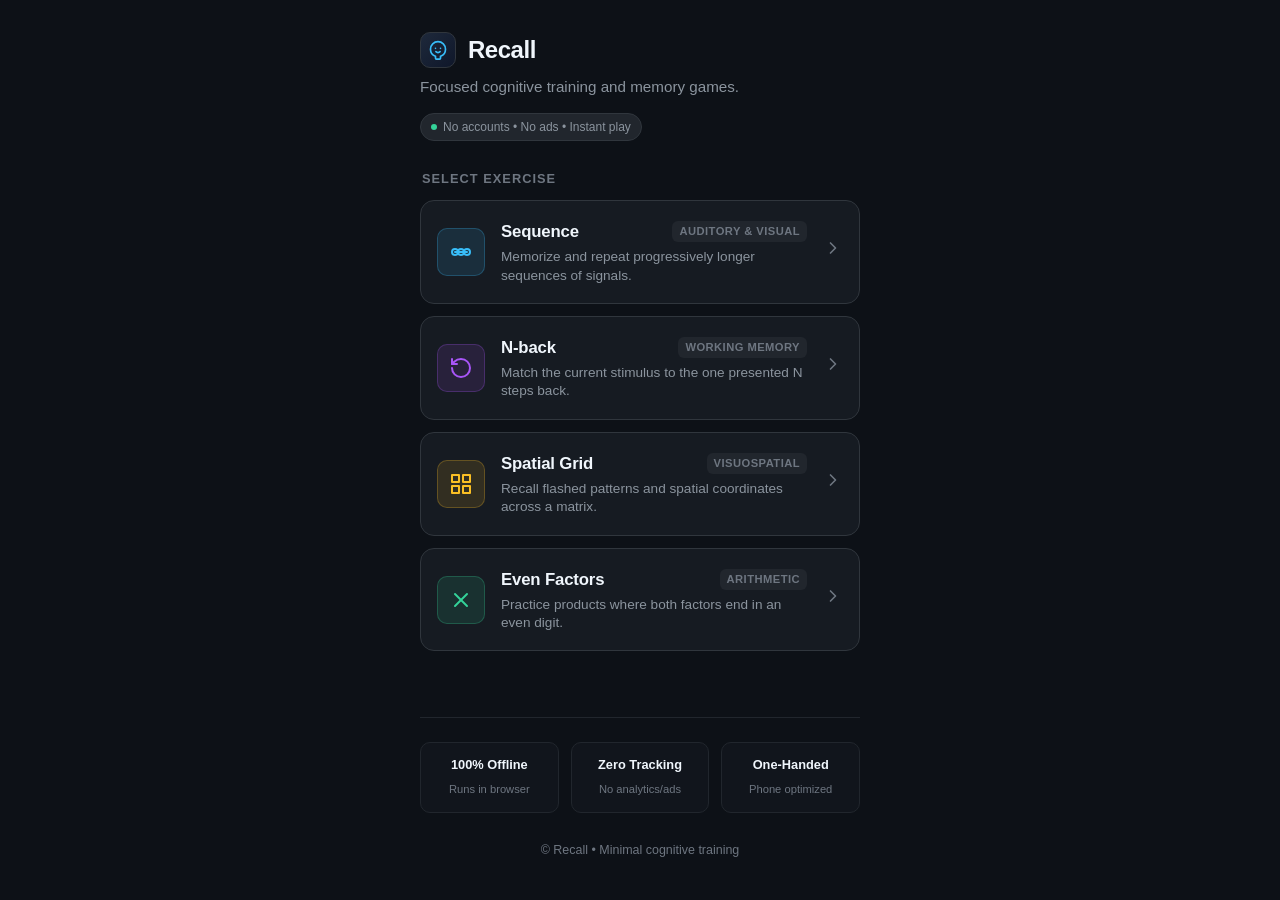
<file: index.html>
<!DOCTYPE html>
<html lang="en">
<head>
  <meta charset="UTF-8">
  <meta name="viewport" content="width=device-width, initial-scale=1.0, maximum-scale=1.0, user-scalable=no">
  <meta name="theme-color" content="#0d1117">
  <meta name="description" content="Recall - Adult memory training and cognitive games. Sequence, N-back, Spatial grid, and Even Factors. Zero ads, zero tracking, instant play.">
  <title>Recall | Memory Games</title>
  <link rel="stylesheet" href="./style.css">
  <link rel="icon" href="data:image/svg+xml,<svg xmlns=%22http://www.w3.org/2000/svg%22 viewBox=%220 0 100 100%22><text y=%22.9em%22 font-size=%2290%22>🧠</text></svg>">
</head>
<body>
  <div class="container">
    <header>
      <div class="brand">
        <div class="logo-badge" aria-hidden="true">
          <svg width="20" height="20" viewBox="0 0 24 24" fill="none" stroke="currentColor" stroke-width="2" stroke-linecap="round" stroke-linejoin="round">
            <path d="M12 2a9 9 0 0 0-9 9c0 3.6 2.1 6.7 5.2 8.2l.8.4v2.4a1 1 0 0 0 1 1h4a1 1 0 0 0 1-1v-2.4l.8-.4c3.1-1.5 5.2-4.6 5.2-8.2a9 9 0 0 0-9-9z"/>
            <path d="M9 10h.01"/>
            <path d="M15 10h.01"/>
            <path d="M9.5 14a3.5 3.5 0 0 0 5 0"/>
          </svg>
        </div>
        <h1 class="brand-name">Recall</h1>
      </div>
      <p class="tagline">Focused cognitive training and memory games.</p>
      <div class="privacy-pill">
        <span class="privacy-dot" aria-hidden="true"></span>
        <span>No accounts &bull; No ads &bull; Instant play</span>
      </div>
    </header>

    <main>
      <h2 class="section-title">Select Exercise</h2>
      <div class="game-list" role="list">
        
        <!-- Game 1: Sequence -->
        <a href="./sequence/" class="game-card" role="listitem">
          <div class="game-icon sequence" aria-hidden="true">
            <svg width="24" height="24" viewBox="0 0 24 24" fill="none" stroke="currentColor" stroke-width="2" stroke-linecap="round" stroke-linejoin="round">
              <circle cx="6" cy="12" r="3"/>
              <circle cx="12" cy="12" r="3"/>
              <circle cx="18" cy="12" r="3"/>
              <path d="M6 12h12"/>
            </svg>
          </div>
          <div class="game-info">
            <div class="game-title-row">
              <span class="game-title">Sequence</span>
              <span class="game-tag">Auditory &amp; Visual</span>
            </div>
            <p class="game-desc">Memorize and repeat progressively longer sequences of signals.</p>
          </div>
          <div class="chevron" aria-hidden="true">
            <svg width="20" height="20" viewBox="0 0 24 24" fill="none" stroke="currentColor" stroke-width="2" stroke-linecap="round" stroke-linejoin="round">
              <polyline points="9 18 15 12 9 6"/>
            </svg>
          </div>
        </a>

        <!-- Game 2: N-back -->
        <a href="./n-back/" class="game-card" role="listitem">
          <div class="game-icon n-back" aria-hidden="true">
            <svg width="24" height="24" viewBox="0 0 24 24" fill="none" stroke="currentColor" stroke-width="2" stroke-linecap="round" stroke-linejoin="round">
              <path d="M3 12a9 9 0 1 0 9-9 9.75 9.75 0 0 0-6.74 2.74L3 8"/>
              <path d="M3 3v5h5"/>
            </svg>
          </div>
          <div class="game-info">
            <div class="game-title-row">
              <span class="game-title">N-back</span>
              <span class="game-tag">Working Memory</span>
            </div>
            <p class="game-desc">Match the current stimulus to the one presented N steps back.</p>
          </div>
          <div class="chevron" aria-hidden="true">
            <svg width="20" height="20" viewBox="0 0 24 24" fill="none" stroke="currentColor" stroke-width="2" stroke-linecap="round" stroke-linejoin="round">
              <polyline points="9 18 15 12 9 6"/>
            </svg>
          </div>
        </a>

        <!-- Game 3: Spatial Grid -->
        <a href="./grid/" class="game-card" role="listitem">
          <div class="game-icon grid" aria-hidden="true">
            <svg width="24" height="24" viewBox="0 0 24 24" fill="none" stroke="currentColor" stroke-width="2" stroke-linecap="round" stroke-linejoin="round">
              <rect x="3" y="3" width="7" height="7"/>
              <rect x="14" y="3" width="7" height="7"/>
              <rect x="14" y="14" width="7" height="7"/>
              <rect x="3" y="14" width="7" height="7"/>
            </svg>
          </div>
          <div class="game-info">
            <div class="game-title-row">
              <span class="game-title">Spatial Grid</span>
              <span class="game-tag">Visuospatial</span>
            </div>
            <p class="game-desc">Recall flashed patterns and spatial coordinates across a matrix.</p>
          </div>
          <div class="chevron" aria-hidden="true">
            <svg width="20" height="20" viewBox="0 0 24 24" fill="none" stroke="currentColor" stroke-width="2" stroke-linecap="round" stroke-linejoin="round">
              <polyline points="9 18 15 12 9 6"/>
            </svg>
          </div>
        </a>

        <!-- Game 4: Even Factors -->
        <a href="./even-factors/" class="game-card" role="listitem">
          <div class="game-icon even-factors" aria-hidden="true">
            <svg width="24" height="24" viewBox="0 0 24 24" fill="none" stroke="currentColor" stroke-width="2" stroke-linecap="round" stroke-linejoin="round">
              <line x1="18" y1="6" x2="6" y2="18"/>
              <line x1="6" y1="6" x2="18" y2="18"/>
            </svg>
          </div>
          <div class="game-info">
            <div class="game-title-row">
              <span class="game-title">Even Factors</span>
              <span class="game-tag">Arithmetic</span>
            </div>
            <p class="game-desc">Practice products where both factors end in an even digit.</p>
          </div>
          <div class="chevron" aria-hidden="true">
            <svg width="20" height="20" viewBox="0 0 24 24" fill="none" stroke="currentColor" stroke-width="2" stroke-linecap="round" stroke-linejoin="round">
              <polyline points="9 18 15 12 9 6"/>
            </svg>
          </div>
        </a>

      </div>
    </main>

    <div class="principles">
      <div class="principles-grid">
        <div class="principle-item">
          <span class="principle-value">100% Offline</span>
          <span class="principle-label">Runs in browser</span>
        </div>
        <div class="principle-item">
          <span class="principle-value">Zero Tracking</span>
          <span class="principle-label">No analytics/ads</span>
        </div>
        <div class="principle-item">
          <span class="principle-value">One-Handed</span>
          <span class="principle-label">Phone optimized</span>
        </div>
      </div>
    </div>

    <footer>
      <p>&copy; Recall &bull; Minimal cognitive training</p>
    </footer>
  </div>
</body>
</html>
</file>
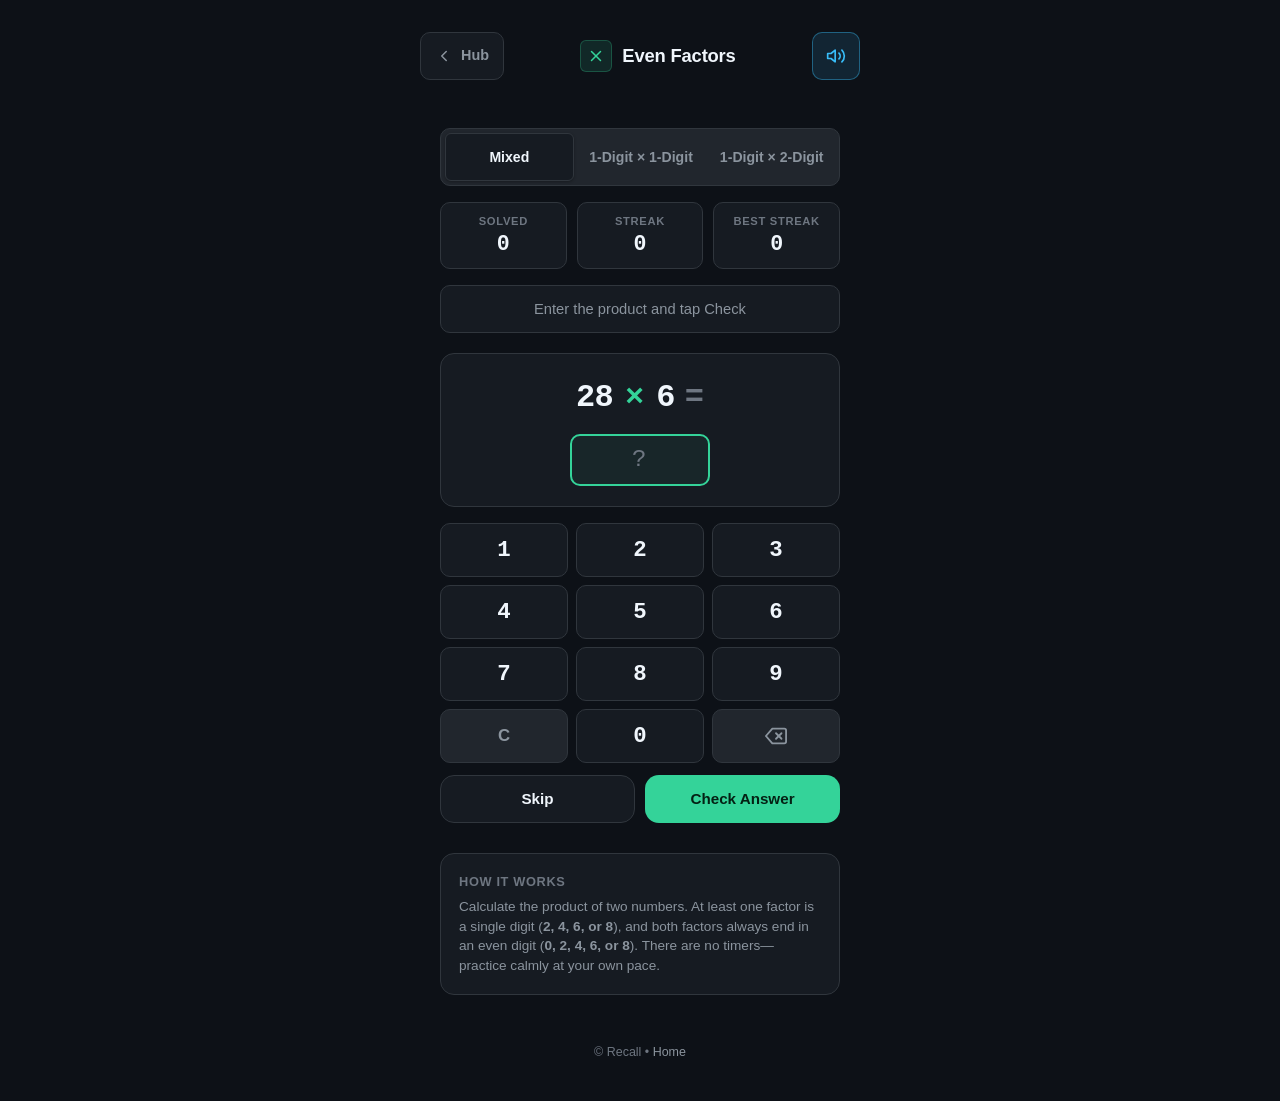
<file: even-factors/index.html>
<!DOCTYPE html>
<html lang="en">
<head>
  <meta charset="UTF-8">
  <meta name="viewport" content="width=device-width, initial-scale=1.0, maximum-scale=1.0, user-scalable=no">
  <meta name="theme-color" content="#0d1117">
  <meta name="description" content="Even Factors - Calm arithmetic multiplication practice on Recall. Clean, fast, zero distractions.">
  <title>Even Factors | Recall</title>
  <link rel="stylesheet" href="../style.css">
  <link rel="icon" href="data:image/svg+xml,<svg xmlns=%22http://www.w3.org/2000/svg%22 viewBox=%220 0 100 100%22><text y=%22.9em%22 font-size=%2290%22>🧠</text></svg>">
</head>
<body>
  <div class="container">
    <header>
      <nav class="game-nav">
        <a href="../" class="nav-back-link" aria-label="Back to Recall Hub">
          <svg width="18" height="18" viewBox="0 0 24 24" fill="none" stroke="currentColor" stroke-width="2" stroke-linecap="round" stroke-linejoin="round" aria-hidden="true">
            <polyline points="15 18 9 12 15 6"/>
          </svg>
          <span>Hub</span>
        </a>

        <div class="nav-title-group">
          <div class="nav-game-badge even-factors" aria-hidden="true">
            <svg width="18" height="18" viewBox="0 0 24 24" fill="none" stroke="currentColor" stroke-width="2" stroke-linecap="round" stroke-linejoin="round">
              <line x1="18" y1="6" x2="6" y2="18"/>
              <line x1="6" y1="6" x2="18" y2="18"/>
            </svg>
          </div>
          <h1 class="nav-game-name">Even Factors</h1>
        </div>

        <button id="sound-toggle" class="icon-btn active" aria-label="Toggle Sound" title="Toggle Sound">
          <svg id="sound-icon-on" width="20" height="20" viewBox="0 0 24 24" fill="none" stroke="currentColor" stroke-width="2" stroke-linecap="round" stroke-linejoin="round" aria-hidden="true">
            <polygon points="11 5 6 9 2 9 2 15 6 15 11 19 11 5"/>
            <path d="M15.54 8.46a5 5 0 0 1 0 7.07"/>
            <path d="M19.07 4.93a10 10 0 0 1 0 14.14"/>
          </svg>
          <svg id="sound-icon-off" width="20" height="20" viewBox="0 0 24 24" fill="none" stroke="currentColor" stroke-width="2" stroke-linecap="round" stroke-linejoin="round" style="display: none;" aria-hidden="true">
            <polygon points="11 5 6 9 2 9 2 15 6 15 11 19 11 5"/>
            <line x1="23" y1="9" x2="17" y2="15"/>
            <line x1="17" y1="9" x2="23" y2="15"/>
          </svg>
        </button>
      </nav>
    </header>

    <main class="even-factors-container">
      <!-- Mode Selector -->
      <div class="segmented-control" role="tablist" aria-label="Difficulty Mode">
        <button class="segmented-btn active" id="btn-mode-mixed" role="tab" aria-selected="true" data-mode="mixed">
          Mixed
        </button>
        <button class="segmented-btn" id="btn-mode-1x1" role="tab" aria-selected="false" data-mode="1x1">
          1-Digit &times; 1-Digit
        </button>
        <button class="segmented-btn" id="btn-mode-1x2" role="tab" aria-selected="false" data-mode="1x2">
          1-Digit &times; 2-Digit
        </button>
      </div>

      <!-- Stats Bar -->
      <div class="stats-bar">
        <div class="stat-card">
          <span class="stat-label">Solved</span>
          <span class="stat-value" id="solved-count">0</span>
        </div>
        <div class="stat-card">
          <span class="stat-label">Streak</span>
          <span class="stat-value" id="current-streak">0</span>
        </div>
        <div class="stat-card">
          <span class="stat-label">Best Streak</span>
          <span class="stat-value" id="best-streak">0</span>
        </div>
      </div>

      <!-- Status Banner -->
      <div class="status-banner" id="status-banner" aria-live="polite">
        Enter the product and tap Check
      </div>

      <!-- Problem Card -->
      <div class="problem-card" id="problem-card">
        <div class="problem-equation">
          <span class="problem-factor" id="factor-a">--</span>
          <span class="problem-op">&times;</span>
          <span class="problem-factor" id="factor-b">--</span>
          <span class="problem-equals">=</span>
        </div>
        <div class="answer-display-wrapper">
          <div class="answer-display focused" id="answer-display" role="textbox" aria-label="Current Answer Input" tabindex="0">
            <span class="answer-placeholder">?</span>
          </div>
        </div>
      </div>

      <!-- Phone-first Number Pad -->
      <div class="numpad-grid" role="group" aria-label="Numeric Keypad">
        <button class="numpad-key" data-key="1" aria-label="1">1</button>
        <button class="numpad-key" data-key="2" aria-label="2">2</button>
        <button class="numpad-key" data-key="3" aria-label="3">3</button>

        <button class="numpad-key" data-key="4" aria-label="4">4</button>
        <button class="numpad-key" data-key="5" aria-label="5">5</button>
        <button class="numpad-key" data-key="6" aria-label="6">6</button>

        <button class="numpad-key" data-key="7" aria-label="7">7</button>
        <button class="numpad-key" data-key="8" aria-label="8">8</button>
        <button class="numpad-key" data-key="9" aria-label="9">9</button>

        <button class="numpad-key key-action" id="key-clear" data-action="clear" aria-label="Clear input">C</button>
        <button class="numpad-key" data-key="0" aria-label="0">0</button>
        <button class="numpad-key key-action" id="key-backspace" data-action="backspace" aria-label="Backspace">
          <svg width="22" height="22" viewBox="0 0 24 24" fill="none" stroke="currentColor" stroke-width="2" stroke-linecap="round" stroke-linejoin="round" aria-hidden="true">
            <path d="M21 4H8l-7 8 7 8h13a2 2 0 0 0 2-2V6a2 2 0 0 0-2-2z"/>
            <line x1="18" y1="9" x2="12" y2="15"/>
            <line x1="12" y1="9" x2="18" y2="15"/>
          </svg>
        </button>
      </div>

      <!-- Action Row -->
      <div class="even-factors-actions">
        <button id="btn-skip" class="btn btn-secondary">Skip</button>
        <button id="btn-check" class="btn btn-emerald">Check Answer</button>
      </div>

      <!-- Rules Explanation -->
      <div class="rules-card">
        <div class="rules-title">How It Works</div>
        <p class="rules-body">
          Calculate the product of two numbers. At least one factor is a single digit (<strong>2, 4, 6, or 8</strong>), and both factors always end in an even digit (<strong>0, 2, 4, 6, or 8</strong>). There are no timers—practice calmly at your own pace.
        </p>
      </div>
    </main>

    <footer>
      <p>&copy; Recall &bull; <a href="../">Home</a></p>
    </footer>
  </div>

  <script src="game.js"></script>
</body>
</html>
</file>
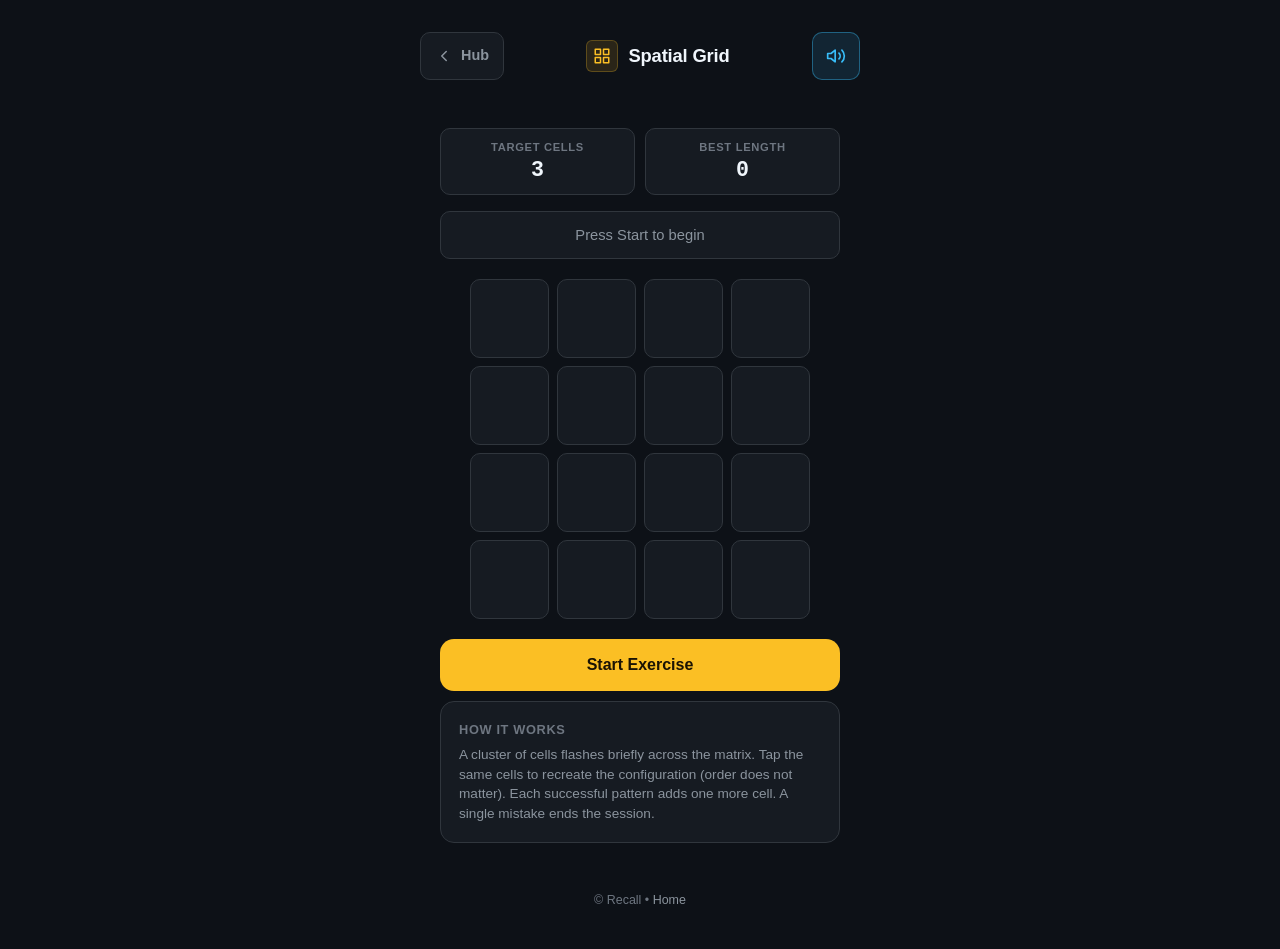
<file: grid/index.html>
<!DOCTYPE html>
<html lang="en">
<head>
  <meta charset="UTF-8">
  <meta name="viewport" content="width=device-width, initial-scale=1.0, maximum-scale=1.0, user-scalable=no">
  <meta name="theme-color" content="#0d1117">
  <meta name="description" content="Spatial Grid - Visuospatial matrix pattern memory training on Recall. Clean, fast, zero distractions.">
  <title>Spatial Grid | Recall</title>
  <link rel="stylesheet" href="../style.css">
  <link rel="icon" href="data:image/svg+xml,<svg xmlns=%22http://www.w3.org/2000/svg%22 viewBox=%220 0 100 100%22><text y=%22.9em%22 font-size=%2290%22>🧠</text></svg>">
</head>
<body>
  <div class="container">
    <header>
      <nav class="game-nav">
        <a href="../" class="nav-back-link" aria-label="Back to Recall Hub">
          <svg width="18" height="18" viewBox="0 0 24 24" fill="none" stroke="currentColor" stroke-width="2" stroke-linecap="round" stroke-linejoin="round" aria-hidden="true">
            <polyline points="15 18 9 12 15 6"/>
          </svg>
          <span>Hub</span>
        </a>

        <div class="nav-title-group">
          <div class="nav-game-badge grid" aria-hidden="true">
            <svg width="18" height="18" viewBox="0 0 24 24" fill="none" stroke="currentColor" stroke-width="2" stroke-linecap="round" stroke-linejoin="round">
              <rect x="3" y="3" width="7" height="7"/>
              <rect x="14" y="3" width="7" height="7"/>
              <rect x="14" y="14" width="7" height="7"/>
              <rect x="3" y="14" width="7" height="7"/>
            </svg>
          </div>
          <h1 class="nav-game-name">Spatial Grid</h1>
        </div>

        <button id="sound-toggle" class="icon-btn active" aria-label="Toggle Sound" title="Toggle Sound">
          <svg id="sound-icon-on" width="20" height="20" viewBox="0 0 24 24" fill="none" stroke="currentColor" stroke-width="2" stroke-linecap="round" stroke-linejoin="round" aria-hidden="true">
            <polygon points="11 5 6 9 2 9 2 15 6 15 11 19 11 5"/>
            <path d="M15.54 8.46a5 5 0 0 1 0 7.07"/>
            <path d="M19.07 4.93a10 10 0 0 1 0 14.14"/>
          </svg>
          <svg id="sound-icon-off" width="20" height="20" viewBox="0 0 24 24" fill="none" stroke="currentColor" stroke-width="2" stroke-linecap="round" stroke-linejoin="round" style="display: none;" aria-hidden="true">
            <polygon points="11 5 6 9 2 9 2 15 6 15 11 19 11 5"/>
            <line x1="23" y1="9" x2="17" y2="15"/>
            <line x1="17" y1="9" x2="23" y2="15"/>
          </svg>
        </button>
      </nav>
    </header>

    <main class="grid-game-container">
      <div class="stats-bar">
        <div class="stat-card">
          <span class="stat-label">Target Cells</span>
          <span class="stat-value" id="current-cells">3</span>
        </div>
        <div class="stat-card">
          <span class="stat-label">Best Length</span>
          <span class="stat-value" id="best-cells">0</span>
        </div>
      </div>

      <div class="status-banner" id="status-banner" aria-live="polite">
        Press Start to begin
      </div>

      <!-- 4x4 Grid Board -->
      <div class="spatial-board" id="board" role="region" aria-label="4 by 4 Spatial Grid">
        <button class="grid-cell disabled" data-index="0" aria-label="Cell 1"></button>
        <button class="grid-cell disabled" data-index="1" aria-label="Cell 2"></button>
        <button class="grid-cell disabled" data-index="2" aria-label="Cell 3"></button>
        <button class="grid-cell disabled" data-index="3" aria-label="Cell 4"></button>
        <button class="grid-cell disabled" data-index="4" aria-label="Cell 5"></button>
        <button class="grid-cell disabled" data-index="5" aria-label="Cell 6"></button>
        <button class="grid-cell disabled" data-index="6" aria-label="Cell 7"></button>
        <button class="grid-cell disabled" data-index="7" aria-label="Cell 8"></button>
        <button class="grid-cell disabled" data-index="8" aria-label="Cell 9"></button>
        <button class="grid-cell disabled" data-index="9" aria-label="Cell 10"></button>
        <button class="grid-cell disabled" data-index="10" aria-label="Cell 11"></button>
        <button class="grid-cell disabled" data-index="11" aria-label="Cell 12"></button>
        <button class="grid-cell disabled" data-index="12" aria-label="Cell 13"></button>
        <button class="grid-cell disabled" data-index="13" aria-label="Cell 14"></button>
        <button class="grid-cell disabled" data-index="14" aria-label="Cell 15"></button>
        <button class="grid-cell disabled" data-index="15" aria-label="Cell 16"></button>
      </div>

      <div id="action-area">
        <button id="start-btn" class="btn btn-amber">Start Exercise</button>
      </div>

      <!-- Summary Card -->
      <div id="summary-card" class="summary-card" style="display: none;">
        <h2 class="summary-title" id="summary-title">Exercise Ended</h2>
        <p class="summary-subtitle" id="summary-subtitle">Here is your visuospatial performance summary:</p>
        <div class="summary-grid">
          <div class="summary-item">
            <div class="summary-item-label">Max Cells Reached</div>
            <div class="summary-item-val" id="summary-score">0</div>
          </div>
          <div class="summary-item">
            <div class="summary-item-label">Personal Best</div>
            <div class="summary-item-val" id="summary-best">0</div>
          </div>
        </div>
        <button id="restart-btn" class="btn btn-amber">Play Again</button>
      </div>

      <div class="rules-card">
        <div class="rules-title">How It Works</div>
        <p class="rules-body">
          A cluster of cells flashes briefly across the matrix. Tap the same cells to recreate the configuration (order does not matter). Each successful pattern adds one more cell. A single mistake ends the session.
        </p>
      </div>
    </main>

    <footer>
      <p>&copy; Recall &bull; <a href="../">Home</a></p>
    </footer>
  </div>

  <script src="game.js"></script>
</body>
</html>
</file>
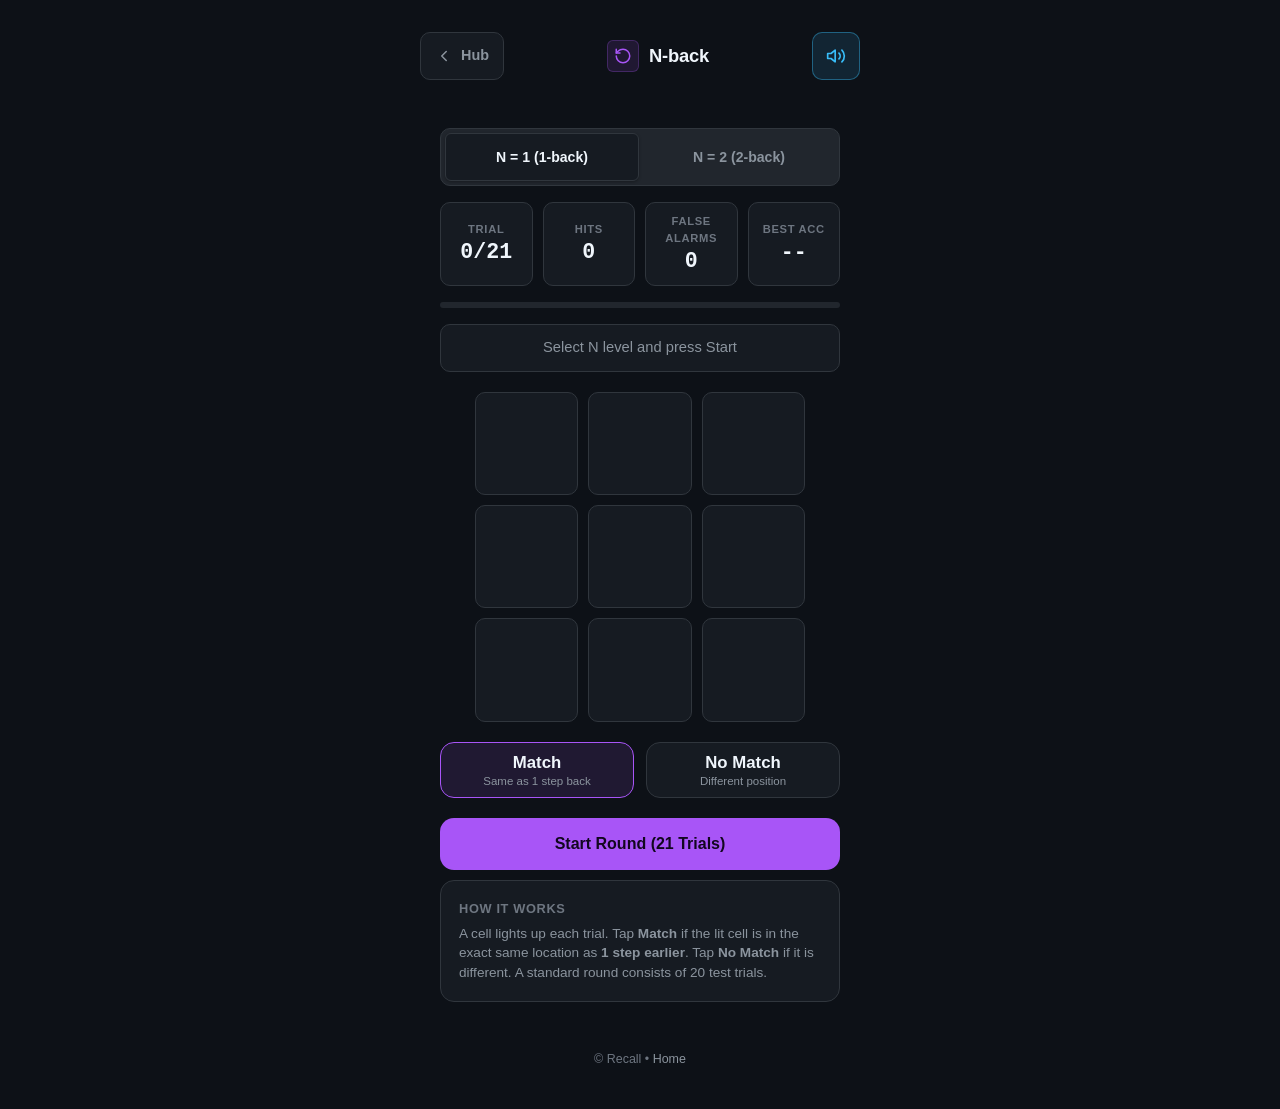
<file: n-back/index.html>
<!DOCTYPE html>
<html lang="en">
<head>
  <meta charset="UTF-8">
  <meta name="viewport" content="width=device-width, initial-scale=1.0, maximum-scale=1.0, user-scalable=no">
  <meta name="theme-color" content="#0d1117">
  <meta name="description" content="N-back - Working memory training on Recall. Clean, fast, zero distractions.">
  <title>N-back | Recall</title>
  <link rel="stylesheet" href="../style.css">
  <link rel="icon" href="data:image/svg+xml,<svg xmlns=%22http://www.w3.org/2000/svg%22 viewBox=%220 0 100 100%22><text y=%22.9em%22 font-size=%2290%22>🧠</text></svg>">
</head>
<body>
  <div class="container">
    <header>
      <nav class="game-nav">
        <a href="../" class="nav-back-link" aria-label="Back to Recall Hub">
          <svg width="18" height="18" viewBox="0 0 24 24" fill="none" stroke="currentColor" stroke-width="2" stroke-linecap="round" stroke-linejoin="round" aria-hidden="true">
            <polyline points="15 18 9 12 15 6"/>
          </svg>
          <span>Hub</span>
        </a>

        <div class="nav-title-group">
          <div class="nav-game-badge n-back" aria-hidden="true">
            <svg width="18" height="18" viewBox="0 0 24 24" fill="none" stroke="currentColor" stroke-width="2" stroke-linecap="round" stroke-linejoin="round">
              <path d="M3 12a9 9 0 1 0 9-9 9.75 9.75 0 0 0-6.74 2.74L3 8"/>
              <path d="M3 3v5h5"/>
            </svg>
          </div>
          <h1 class="nav-game-name">N-back</h1>
        </div>

        <button id="sound-toggle" class="icon-btn active" aria-label="Toggle Sound" title="Toggle Sound">
          <svg id="sound-icon-on" width="20" height="20" viewBox="0 0 24 24" fill="none" stroke="currentColor" stroke-width="2" stroke-linecap="round" stroke-linejoin="round" aria-hidden="true">
            <polygon points="11 5 6 9 2 9 2 15 6 15 11 19 11 5"/>
            <path d="M15.54 8.46a5 5 0 0 1 0 7.07"/>
            <path d="M19.07 4.93a10 10 0 0 1 0 14.14"/>
          </svg>
          <svg id="sound-icon-off" width="20" height="20" viewBox="0 0 24 24" fill="none" stroke="currentColor" stroke-width="2" stroke-linecap="round" stroke-linejoin="round" style="display: none;" aria-hidden="true">
            <polygon points="11 5 6 9 2 9 2 15 6 15 11 19 11 5"/>
            <line x1="23" y1="9" x2="17" y2="15"/>
            <line x1="17" y1="9" x2="23" y2="15"/>
          </svg>
        </button>
      </nav>
    </header>

    <main class="nback-container">
      <!-- Mode Selector -->
      <div class="segmented-control" role="tablist" aria-label="N-back Level">
        <button class="segmented-btn active" id="btn-n1" role="tab" aria-selected="true" data-n="1">
          N = 1 (1-back)
        </button>
        <button class="segmented-btn" id="btn-n2" role="tab" aria-selected="false" data-n="2">
          N = 2 (2-back)
        </button>
      </div>

      <!-- Stats -->
      <div class="stats-bar">
        <div class="stat-card">
          <span class="stat-label">Trial</span>
          <span class="stat-value" id="current-trial">0/21</span>
        </div>
        <div class="stat-card">
          <span class="stat-label">Hits</span>
          <span class="stat-value" id="hits-count">0</span>
        </div>
        <div class="stat-card">
          <span class="stat-label">False Alarms</span>
          <span class="stat-value" id="fa-count">0</span>
        </div>
        <div class="stat-card">
          <span class="stat-label">Best Acc</span>
          <span class="stat-value" id="best-accuracy">--</span>
        </div>
      </div>

      <div class="progress-bar-container">
        <div class="progress-bar-fill" id="progress-bar"></div>
      </div>

      <!-- Status Banner -->
      <div class="status-banner" id="status-banner" aria-live="polite">
        Select N level and press Start
      </div>

      <!-- 3x3 Grid Board -->
      <div class="nback-board" id="board" role="region" aria-label="3 by 3 Grid">
        <div class="nback-cell" data-index="0"></div>
        <div class="nback-cell" data-index="1"></div>
        <div class="nback-cell" data-index="2"></div>
        <div class="nback-cell" data-index="3"></div>
        <div class="nback-cell" data-index="4"></div>
        <div class="nback-cell" data-index="5"></div>
        <div class="nback-cell" data-index="6"></div>
        <div class="nback-cell" data-index="7"></div>
        <div class="nback-cell" data-index="8"></div>
      </div>

      <!-- Response Controls (Match / No Match) -->
      <div class="nback-controls" id="decision-controls">
        <button id="btn-match" class="nback-btn-match" disabled>
          <span>Match</span>
          <span class="btn-subtext" id="match-hint">Same as 1 step back</span>
        </button>
        <button id="btn-nomatch" class="nback-btn-nomatch" disabled>
          <span>No Match</span>
          <span class="btn-subtext">Different position</span>
        </button>
      </div>

      <!-- Start Button Area -->
      <div id="action-area">
        <button id="start-btn" class="btn btn-purple">Start Round (21 Trials)</button>
      </div>

      <!-- Round Summary Card -->
      <div id="summary-card" class="summary-card" style="display: none;">
        <h2 class="summary-title" id="summary-title">Round Complete</h2>
        <p class="summary-subtitle" id="summary-subtitle">Here is your working memory performance breakdown:</p>
        <div class="summary-grid">
          <div class="summary-item">
            <div class="summary-item-label">Overall Accuracy</div>
            <div class="summary-item-val" id="summary-accuracy">0%</div>
          </div>
          <div class="summary-item">
            <div class="summary-item-label">Hits (Correct Matches)</div>
            <div class="summary-item-val" id="summary-hits">0/0</div>
          </div>
          <div class="summary-item">
            <div class="summary-item-label">False Alarms</div>
            <div class="summary-item-val" id="summary-fa">0</div>
          </div>
          <div class="summary-item">
            <div class="summary-item-label">Correct Rejections</div>
            <div class="summary-item-val" id="summary-cr">0/0</div>
          </div>
        </div>
        <button id="restart-btn" class="btn btn-purple">Play Again</button>
      </div>

      <!-- Rules Explanation -->
      <div class="rules-card">
        <div class="rules-title">How It Works</div>
        <p class="rules-body" id="rules-explanation">
          A cell lights up each trial. Tap <strong>Match</strong> if the lit cell is in the exact same location as <strong>1 step earlier</strong>. Tap <strong>No Match</strong> if it is different. A standard round consists of 20 test trials.
        </p>
      </div>
    </main>

    <footer>
      <p>&copy; Recall &bull; <a href="../">Home</a></p>
    </footer>
  </div>

  <script src="game.js"></script>
</body>
</html>
</file>
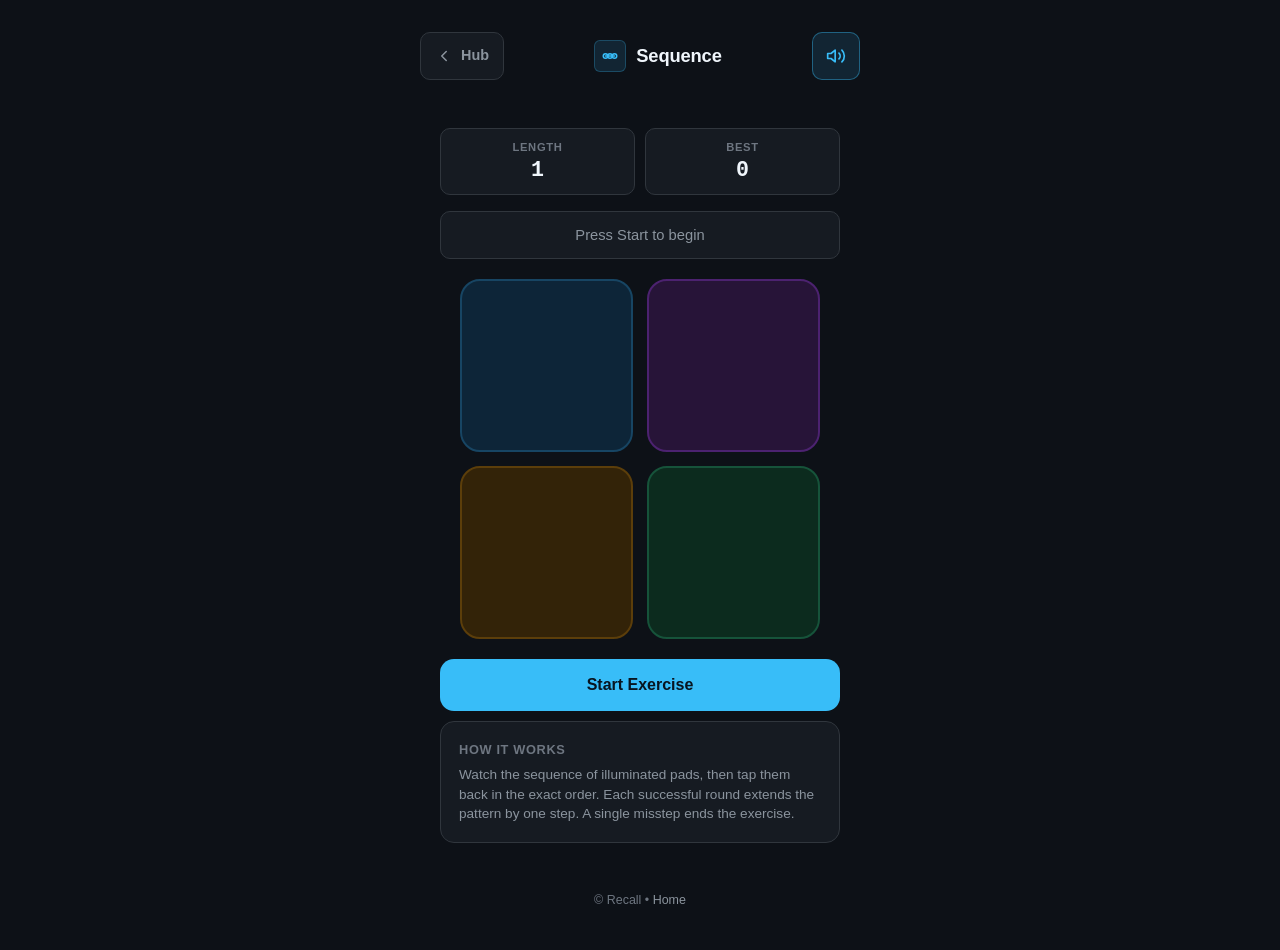
<file: sequence/index.html>
<!DOCTYPE html>
<html lang="en">
<head>
  <meta charset="UTF-8">
  <meta name="viewport" content="width=device-width, initial-scale=1.0, maximum-scale=1.0, user-scalable=no">
  <meta name="theme-color" content="#0d1117">
  <meta name="description" content="Sequence - Simon-style sequential memory training on Recall. Clean, fast, zero distractions.">
  <title>Sequence | Recall</title>
  <link rel="stylesheet" href="../style.css">
  <link rel="icon" href="data:image/svg+xml,<svg xmlns=%22http://www.w3.org/2000/svg%22 viewBox=%220 0 100 100%22><text y=%22.9em%22 font-size=%2290%22>🧠</text></svg>">
</head>
<body>
  <div class="container">
    <header>
      <nav class="game-nav">
        <a href="../" class="nav-back-link" aria-label="Back to Recall Hub">
          <svg width="18" height="18" viewBox="0 0 24 24" fill="none" stroke="currentColor" stroke-width="2" stroke-linecap="round" stroke-linejoin="round" aria-hidden="true">
            <polyline points="15 18 9 12 15 6"/>
          </svg>
          <span>Hub</span>
        </a>

        <div class="nav-title-group">
          <div class="nav-game-badge sequence" aria-hidden="true">
            <svg width="18" height="18" viewBox="0 0 24 24" fill="none" stroke="currentColor" stroke-width="2" stroke-linecap="round" stroke-linejoin="round">
              <circle cx="6" cy="12" r="3"/>
              <circle cx="12" cy="12" r="3"/>
              <circle cx="18" cy="12" r="3"/>
              <path d="M6 12h12"/>
            </svg>
          </div>
          <h1 class="nav-game-name">Sequence</h1>
        </div>

        <button id="sound-toggle" class="icon-btn active" aria-label="Toggle Sound" title="Toggle Sound">
          <svg id="sound-icon-on" width="20" height="20" viewBox="0 0 24 24" fill="none" stroke="currentColor" stroke-width="2" stroke-linecap="round" stroke-linejoin="round" aria-hidden="true">
            <polygon points="11 5 6 9 2 9 2 15 6 15 11 19 11 5"/>
            <path d="M15.54 8.46a5 5 0 0 1 0 7.07"/>
            <path d="M19.07 4.93a10 10 0 0 1 0 14.14"/>
          </svg>
          <svg id="sound-icon-off" width="20" height="20" viewBox="0 0 24 24" fill="none" stroke="currentColor" stroke-width="2" stroke-linecap="round" stroke-linejoin="round" style="display: none;" aria-hidden="true">
            <polygon points="11 5 6 9 2 9 2 15 6 15 11 19 11 5"/>
            <line x1="23" y1="9" x2="17" y2="15"/>
            <line x1="17" y1="9" x2="23" y2="15"/>
          </svg>
        </button>
      </nav>
    </header>

    <main class="sequence-container">
      <div class="stats-bar">
        <div class="stat-card">
          <span class="stat-label">Length</span>
          <span class="stat-value" id="current-length">1</span>
        </div>
        <div class="stat-card">
          <span class="stat-label">Best</span>
          <span class="stat-value" id="best-length">0</span>
        </div>
      </div>

      <div class="status-banner" id="status-banner" aria-live="polite">
        Press Start to begin
      </div>

      <div class="sequence-board" id="board" role="region" aria-label="Sequence Board">
        <button class="pad pad-0 disabled" data-pad="0" aria-label="Cyan Pad (Top-Left)"></button>
        <button class="pad pad-1 disabled" data-pad="1" aria-label="Purple Pad (Top-Right)"></button>
        <button class="pad pad-2 disabled" data-pad="2" aria-label="Amber Pad (Bottom-Left)"></button>
        <button class="pad pad-3 disabled" data-pad="3" aria-label="Emerald Pad (Bottom-Right)"></button>
      </div>

      <div id="action-area">
        <button id="start-btn" class="btn btn-cyan">Start Exercise</button>
      </div>

      <div id="summary-card" class="summary-card" style="display: none;">
        <h2 class="summary-title" id="summary-title">Round Ended</h2>
        <p class="summary-subtitle" id="summary-subtitle">Here is your performance summary:</p>
        <div class="summary-grid">
          <div class="summary-item">
            <div class="summary-item-label">Length Reached</div>
            <div class="summary-item-val" id="summary-score">0</div>
          </div>
          <div class="summary-item">
            <div class="summary-item-label">Personal Best</div>
            <div class="summary-item-val" id="summary-best">0</div>
          </div>
        </div>
        <button id="restart-btn" class="btn btn-cyan">Play Again</button>
      </div>

      <div class="rules-card">
        <div class="rules-title">How It Works</div>
        <p class="rules-body">
          Watch the sequence of illuminated pads, then tap them back in the exact order. Each successful round extends the pattern by one step. A single misstep ends the exercise.
        </p>
      </div>
    </main>

    <footer>
      <p>&copy; Recall &bull; <a href="../">Home</a></p>
    </footer>
  </div>

  <script src="game.js"></script>
</body>
</html>
</file>
<file: style.css>
:root {
  --bg-primary: #0d1117;
  --bg-surface: #161b22;
  --bg-surface-hover: #1f242c;
  --bg-surface-active: #252b35;
  --border-color: #30363d;
  --border-subtle: #21262d;
  --text-primary: #f0f6fc;
  --text-secondary: #8b949e;
  --text-muted: #6e7681;
  --accent-cyan: #38bdf8;
  --accent-cyan-dim: rgba(56, 189, 248, 0.12);
  --accent-purple: #a855f7;
  --accent-purple-dim: rgba(168, 85, 247, 0.12);
  --accent-amber: #fbbf24;
  --accent-amber-dim: rgba(251, 191, 36, 0.12);
  --accent-emerald: #34d399;
  --accent-emerald-dim: rgba(52, 211, 153, 0.12);
  --accent-rose: #f43f5e;
  --accent-rose-dim: rgba(244, 63, 94, 0.15);
  
  --radius-lg: 14px;
  --radius-md: 10px;
  --radius-sm: 6px;

  --font-stack: -apple-system, BlinkMacSystemFont, "Segoe UI", Roboto, "Helvetica Neue", Arial, sans-serif;
  --font-mono: "SF Mono", Monaco, Inconsolata, "Roboto Mono", Consolas, monospace;
}

* {
  box-sizing: border-box;
  margin: 0;
  padding: 0;
  -webkit-tap-highlight-color: transparent;
}

body {
  background-color: var(--bg-primary);
  color: var(--text-primary);
  font-family: var(--font-stack);
  min-height: 100vh;
  min-height: 100dvh;
  display: flex;
  flex-direction: column;
  line-height: 1.5;
  -webkit-font-smoothing: antialiased;
  -moz-osx-font-smoothing: grayscale;
}

.container {
  width: 100%;
  max-width: 480px;
  margin: 0 auto;
  padding: 24px 20px 40px;
  display: flex;
  flex-direction: column;
  flex: 1;
}

/* Header */
header {
  margin-bottom: 28px;
  padding-top: 8px;
}

.brand {
  display: flex;
  align-items: center;
  gap: 12px;
  margin-bottom: 8px;
}

.logo-badge {
  width: 36px;
  height: 36px;
  background: linear-gradient(135deg, #1e293b, #0f172a);
  border: 1px solid var(--border-color);
  border-radius: var(--radius-md);
  display: flex;
  align-items: center;
  justify-content: center;
  color: var(--accent-cyan);
}

.brand-name {
  font-size: 1.5rem;
  font-weight: 700;
  letter-spacing: -0.02em;
  color: var(--text-primary);
}

.tagline {
  font-size: 0.95rem;
  color: var(--text-secondary);
  font-weight: 400;
}

.privacy-pill {
  display: inline-flex;
  align-items: center;
  gap: 6px;
  margin-top: 14px;
  padding: 4px 10px;
  background: var(--border-subtle);
  border: 1px solid var(--border-color);
  border-radius: 999px;
  font-size: 0.75rem;
  color: var(--text-secondary);
  font-weight: 500;
}

.privacy-dot {
  width: 6px;
  height: 6px;
  border-radius: 50%;
  background: var(--accent-emerald);
}

/* Section */
.section-title {
  font-size: 0.8rem;
  text-transform: uppercase;
  letter-spacing: 0.08em;
  color: var(--text-muted);
  font-weight: 600;
  margin-bottom: 12px;
  padding-left: 2px;
}

/* Game List */
.game-list {
  display: flex;
  flex-direction: column;
  gap: 12px;
  margin-bottom: 32px;
}

.game-card {
  display: flex;
  align-items: center;
  gap: 16px;
  background-color: var(--bg-surface);
  border: 1px solid var(--border-color);
  border-radius: var(--radius-lg);
  padding: 18px 16px;
  text-decoration: none;
  color: inherit;
  transition: background-color 0.15s ease, border-color 0.15s ease, transform 0.1s ease;
  min-height: 84px;
}

.game-card:hover {
  background-color: var(--bg-surface-hover);
  border-color: #444c56;
}

.game-card:active {
  background-color: var(--bg-surface-active);
  transform: scale(0.99);
}

.game-icon {
  width: 48px;
  height: 48px;
  border-radius: var(--radius-md);
  display: flex;
  align-items: center;
  justify-content: center;
  flex-shrink: 0;
}

.game-icon.sequence {
  background: var(--accent-cyan-dim);
  color: var(--accent-cyan);
  border: 1px solid rgba(56, 189, 248, 0.25);
}

.game-icon.n-back {
  background: var(--accent-purple-dim);
  color: var(--accent-purple);
  border: 1px solid rgba(168, 85, 247, 0.25);
}

.game-icon.grid {
  background: var(--accent-amber-dim);
  color: var(--accent-amber);
  border: 1px solid rgba(251, 191, 36, 0.25);
}

.game-icon.even-factors {
  background: var(--accent-emerald-dim);
  color: var(--accent-emerald);
  border: 1px solid rgba(52, 211, 153, 0.25);
}

.game-info {
  flex: 1;
  min-width: 0;
}

.game-title-row {
  display: flex;
  align-items: center;
  justify-content: space-between;
  margin-bottom: 4px;
}

.game-title {
  font-size: 1.05rem;
  font-weight: 600;
  color: var(--text-primary);
  letter-spacing: -0.01em;
}

.game-tag {
  font-size: 0.7rem;
  font-weight: 600;
  padding: 2px 7px;
  border-radius: var(--radius-sm);
  background: var(--border-subtle);
  color: var(--text-muted);
  text-transform: uppercase;
  letter-spacing: 0.04em;
}

.game-desc {
  font-size: 0.85rem;
  color: var(--text-secondary);
  line-height: 1.35;
}

.chevron {
  color: var(--text-muted);
  flex-shrink: 0;
  transition: transform 0.15s ease, color 0.15s ease;
}

.game-card:hover .chevron {
  color: var(--text-primary);
  transform: translateX(2px);
}

/* Feature grid / Principles */
.principles {
  margin-top: auto;
  border-top: 1px solid var(--border-subtle);
  padding-top: 24px;
}

.principles-grid {
  display: grid;
  grid-template-columns: repeat(3, 1fr);
  gap: 12px;
  text-align: center;
}

.principle-item {
  padding: 12px 6px;
  background: rgba(22, 27, 34, 0.5);
  border: 1px solid var(--border-subtle);
  border-radius: var(--radius-md);
}

.principle-value {
  font-size: 0.8rem;
  font-weight: 600;
  color: var(--text-primary);
  display: block;
  margin-bottom: 2px;
}

.principle-label {
  font-size: 0.7rem;
  color: var(--text-muted);
}

/* Footer */
footer {
  margin-top: 28px;
  text-align: center;
  font-size: 0.78rem;
  color: var(--text-muted);
}

footer a {
  color: var(--text-secondary);
  text-decoration: none;
}

footer a:hover {
  text-decoration: underline;
  color: var(--text-primary);
}

/* Game Navigation & Top Bar */
.game-nav {
  display: flex;
  align-items: center;
  justify-content: space-between;
  margin-bottom: 20px;
  gap: 12px;
}

.nav-back-link {
  display: inline-flex;
  align-items: center;
  gap: 8px;
  padding: 8px 14px;
  background-color: var(--bg-surface);
  border: 1px solid var(--border-color);
  border-radius: var(--radius-md);
  color: var(--text-secondary);
  font-size: 0.9rem;
  font-weight: 600;
  text-decoration: none;
  min-height: 48px;
  min-width: 48px;
  transition: background-color 0.15s ease, color 0.15s ease, border-color 0.15s ease;
}

.nav-back-link:hover {
  background-color: var(--bg-surface-hover);
  color: var(--text-primary);
  border-color: #444c56;
}

.nav-back-link:active {
  background-color: var(--bg-surface-active);
}

.nav-title-group {
  display: flex;
  align-items: center;
  gap: 10px;
}

.nav-game-badge {
  width: 32px;
  height: 32px;
  border-radius: var(--radius-sm);
  display: flex;
  align-items: center;
  justify-content: center;
  flex-shrink: 0;
}

.nav-game-badge.sequence {
  background: var(--accent-cyan-dim);
  color: var(--accent-cyan);
  border: 1px solid rgba(56, 189, 248, 0.25);
}

.nav-game-badge.n-back {
  background: var(--accent-purple-dim);
  color: var(--accent-purple);
  border: 1px solid rgba(168, 85, 247, 0.25);
}

.nav-game-badge.grid {
  background: var(--accent-amber-dim);
  color: var(--accent-amber);
  border: 1px solid rgba(251, 191, 36, 0.25);
}

.nav-game-badge.even-factors {
  background: var(--accent-emerald-dim);
  color: var(--accent-emerald);
  border: 1px solid rgba(52, 211, 153, 0.25);
}

.nav-game-name {
  font-size: 1.15rem;
  font-weight: 700;
  letter-spacing: -0.01em;
}

.icon-btn {
  display: inline-flex;
  align-items: center;
  justify-content: center;
  width: 48px;
  height: 48px;
  min-width: 48px;
  min-height: 48px;
  background-color: var(--bg-surface);
  border: 1px solid var(--border-color);
  border-radius: var(--radius-md);
  color: var(--text-secondary);
  cursor: pointer;
  transition: all 0.15s ease;
  padding: 0;
}

.icon-btn:hover {
  background-color: var(--bg-surface-hover);
  color: var(--text-primary);
  border-color: #444c56;
}

.icon-btn:active {
  background-color: var(--bg-surface-active);
  transform: scale(0.96);
}

.icon-btn.active {
  color: var(--accent-cyan);
  border-color: rgba(56, 189, 248, 0.4);
  background: var(--accent-cyan-dim);
}

/* Stats Bar */
.stats-bar {
  display: grid;
  grid-template-columns: repeat(auto-fit, minmax(80px, 1fr));
  gap: 10px;
  margin-bottom: 16px;
}

.stat-card {
  background-color: var(--bg-surface);
  border: 1px solid var(--border-color);
  border-radius: var(--radius-md);
  padding: 10px 12px;
  text-align: center;
  display: flex;
  flex-direction: column;
  justify-content: center;
}

.stat-label {
  font-size: 0.7rem;
  text-transform: uppercase;
  letter-spacing: 0.06em;
  color: var(--text-muted);
  font-weight: 600;
  margin-bottom: 2px;
}

.stat-value {
  font-size: 1.35rem;
  font-weight: 700;
  font-family: var(--font-mono);
  color: var(--text-primary);
  line-height: 1.2;
}

/* Status Banner */
.status-banner {
  min-height: 48px;
  padding: 10px 16px;
  background-color: var(--bg-surface);
  border: 1px solid var(--border-color);
  border-radius: var(--radius-md);
  text-align: center;
  font-size: 0.92rem;
  font-weight: 500;
  color: var(--text-secondary);
  margin-bottom: 20px;
  display: flex;
  align-items: center;
  justify-content: center;
  transition: all 0.2s ease;
}

.status-banner.highlight {
  color: var(--accent-cyan);
  border-color: rgba(56, 189, 248, 0.4);
  background-color: var(--accent-cyan-dim);
}

.status-banner.highlight-purple {
  color: var(--accent-purple);
  border-color: rgba(168, 85, 247, 0.4);
  background-color: var(--accent-purple-dim);
}

.status-banner.highlight-amber {
  color: var(--accent-amber);
  border-color: rgba(251, 191, 36, 0.4);
  background-color: var(--accent-amber-dim);
}

.status-banner.highlight-emerald {
  color: var(--accent-emerald);
  border-color: rgba(52, 211, 153, 0.4);
  background-color: var(--accent-emerald-dim);
}

.status-banner.success {
  color: var(--accent-emerald);
  border-color: rgba(52, 211, 153, 0.4);
  background-color: var(--accent-emerald-dim);
}

.status-banner.error {
  color: var(--accent-rose);
  border-color: rgba(244, 63, 94, 0.4);
  background-color: var(--accent-rose-dim);
}

/* Buttons & Controls */
.btn {
  display: inline-flex;
  align-items: center;
  justify-content: center;
  gap: 8px;
  min-height: 52px;
  padding: 12px 20px;
  border-radius: var(--radius-lg);
  font-size: 1rem;
  font-weight: 600;
  font-family: inherit;
  cursor: pointer;
  text-decoration: none;
  transition: all 0.15s ease;
  user-select: none;
  -webkit-user-select: none;
  touch-action: manipulation;
  border: 1px solid transparent;
  width: 100%;
}

.btn:active {
  transform: scale(0.98);
}

.btn:disabled {
  opacity: 0.45;
  cursor: not-allowed;
  transform: none;
}

.btn-primary {
  background-color: #f0f6fc;
  color: #0d1117;
}

.btn-primary:hover:not(:disabled) {
  background-color: #ffffff;
}

.btn-primary:active:not(:disabled) {
  background-color: #e6edf3;
}

.btn-cyan {
  background-color: var(--accent-cyan);
  color: #081520;
}

.btn-cyan:hover:not(:disabled) {
  filter: brightness(1.1);
}

.btn-purple {
  background-color: var(--accent-purple);
  color: #12071f;
}

.btn-purple:hover:not(:disabled) {
  filter: brightness(1.1);
}

.btn-amber {
  background-color: var(--accent-amber);
  color: #1a1304;
}

.btn-amber:hover:not(:disabled) {
  filter: brightness(1.1);
}

.btn-emerald {
  background-color: var(--accent-emerald);
  color: #042114;
}

.btn-emerald:hover:not(:disabled) {
  filter: brightness(1.1);
}

.btn-secondary {
  background-color: var(--bg-surface);
  border-color: var(--border-color);
  color: var(--text-primary);
}

.btn-secondary:hover:not(:disabled) {
  background-color: var(--bg-surface-hover);
  border-color: #444c56;
}

.btn-secondary:active:not(:disabled) {
  background-color: var(--bg-surface-active);
}

.btn-danger {
  background-color: var(--accent-rose-dim);
  border-color: rgba(244, 63, 94, 0.35);
  color: var(--accent-rose);
}

.btn-danger:hover:not(:disabled) {
  background-color: rgba(244, 63, 94, 0.25);
}

.btn-row {
  display: flex;
  gap: 12px;
  width: 100%;
  margin-bottom: 20px;
}

.btn-row > .btn {
  flex: 1;
}

/* Mode / Segmented Control */
.segmented-control {
  display: flex;
  background-color: var(--border-subtle);
  border: 1px solid var(--border-color);
  border-radius: var(--radius-md);
  padding: 4px;
  gap: 4px;
  margin-bottom: 16px;
}

.segmented-btn {
  flex: 1;
  min-height: 48px;
  background: transparent;
  border: none;
  border-radius: var(--radius-sm);
  color: var(--text-secondary);
  font-size: 0.88rem;
  font-weight: 600;
  cursor: pointer;
  transition: all 0.15s ease;
  font-family: inherit;
  display: flex;
  align-items: center;
  justify-content: center;
  touch-action: manipulation;
}

.segmented-btn:hover {
  color: var(--text-primary);
}

.segmented-btn.active {
  background-color: var(--bg-surface);
  color: var(--text-primary);
  border: 1px solid var(--border-color);
  box-shadow: 0 1px 3px rgba(0, 0, 0, 0.3);
}

/* ========================================================
   GAME 1: SEQUENCE (SIMON)
   ======================================================== */
.sequence-container {
  display: flex;
  flex-direction: column;
  width: 100%;
  max-width: 400px;
  margin: 0 auto;
}

.sequence-board {
  display: grid;
  grid-template-columns: repeat(2, 1fr);
  gap: 14px;
  width: 100%;
  aspect-ratio: 1 / 1;
  max-width: 360px;
  margin: 0 auto 20px;
  touch-action: manipulation;
}

.pad {
  border-radius: 20px;
  border: 2px solid var(--border-color);
  cursor: pointer;
  touch-action: manipulation;
  user-select: none;
  -webkit-user-select: none;
  transition: background-color 0.12s ease, box-shadow 0.12s ease, transform 0.08s ease, border-color 0.12s ease;
  outline: none;
  min-height: 120px;
}

.pad:focus-visible {
  outline: 2px solid #ffffff;
  outline-offset: 3px;
}

.pad:active:not(.disabled) {
  transform: scale(0.95);
}

/* Pad 0: Cyan (Top-Left) */
.pad-0 {
  background-color: #0d2538;
  border-color: #174563;
}
.pad-0.active, .pad-0:active:not(.disabled) {
  background-color: #38bdf8 !important;
  border-color: #bae6fd !important;
  box-shadow: 0 0 30px rgba(56, 189, 248, 0.8), inset 0 0 15px rgba(255, 255, 255, 0.6);
}

/* Pad 1: Purple (Top-Right) */
.pad-1 {
  background-color: #271438;
  border-color: #4c2270;
}
.pad-1.active, .pad-1:active:not(.disabled) {
  background-color: #a855f7 !important;
  border-color: #e9d5ff !important;
  box-shadow: 0 0 30px rgba(168, 85, 247, 0.8), inset 0 0 15px rgba(255, 255, 255, 0.6);
}

/* Pad 2: Amber (Bottom-Left) */
.pad-2 {
  background-color: #332308;
  border-color: #5c3e0a;
}
.pad-2.active, .pad-2:active:not(.disabled) {
  background-color: #fbbf24 !important;
  border-color: #fef08a !important;
  box-shadow: 0 0 30px rgba(251, 191, 36, 0.8), inset 0 0 15px rgba(255, 255, 255, 0.6);
}

/* Pad 3: Emerald (Bottom-Right) */
.pad-3 {
  background-color: #0c2b1e;
  border-color: #16533a;
}
.pad-3.active, .pad-3:active:not(.disabled) {
  background-color: #34d399 !important;
  border-color: #a7f3d0 !important;
  box-shadow: 0 0 30px rgba(52, 211, 153, 0.8), inset 0 0 15px rgba(255, 255, 255, 0.6);
}

.pad.disabled {
  cursor: default;
  pointer-events: none;
}

/* ========================================================
   GAME 2: N-BACK
   ======================================================== */
.nback-container {
  display: flex;
  flex-direction: column;
  width: 100%;
  max-width: 400px;
  margin: 0 auto;
}

.nback-board {
  display: grid;
  grid-template-columns: repeat(3, 1fr);
  gap: 10px;
  width: 100%;
  aspect-ratio: 1 / 1;
  max-width: 330px;
  margin: 0 auto 20px;
}

.nback-cell {
  background-color: var(--bg-surface);
  border: 1.5px solid var(--border-color);
  border-radius: var(--radius-md);
  display: flex;
  align-items: center;
  justify-content: center;
  transition: background-color 0.1s ease, border-color 0.1s ease, box-shadow 0.1s ease, transform 0.1s ease;
  user-select: none;
  -webkit-user-select: none;
}

.nback-cell.active {
  background-color: var(--accent-purple);
  border-color: #d8b4fe;
  box-shadow: 0 0 28px rgba(168, 85, 247, 0.75), inset 0 0 10px rgba(255, 255, 255, 0.4);
  transform: scale(0.97);
}

.nback-controls {
  display: flex;
  gap: 12px;
  width: 100%;
  margin-bottom: 20px;
}

.nback-btn-match {
  flex: 1;
  min-height: 56px;
  background-color: var(--accent-purple-dim);
  border: 1.5px solid var(--accent-purple);
  color: #f0f6fc;
  font-size: 1.05rem;
  font-weight: 700;
  border-radius: var(--radius-lg);
  display: flex;
  flex-direction: column;
  align-items: center;
  justify-content: center;
  gap: 2px;
  cursor: pointer;
  transition: all 0.15s ease;
  touch-action: manipulation;
  font-family: inherit;
}

.nback-btn-match:hover:not(:disabled) {
  background-color: rgba(168, 85, 247, 0.25);
  border-color: #c084fc;
}

.nback-btn-match:active:not(:disabled) {
  transform: scale(0.97);
  background-color: var(--accent-purple);
  color: #ffffff;
}

.nback-btn-nomatch {
  flex: 1;
  min-height: 56px;
  background-color: var(--bg-surface);
  border: 1.5px solid var(--border-color);
  color: var(--text-primary);
  font-size: 1.05rem;
  font-weight: 600;
  border-radius: var(--radius-lg);
  display: flex;
  flex-direction: column;
  align-items: center;
  justify-content: center;
  gap: 2px;
  cursor: pointer;
  transition: all 0.15s ease;
  touch-action: manipulation;
  font-family: inherit;
}

.nback-btn-nomatch:hover:not(:disabled) {
  background-color: var(--bg-surface-hover);
  border-color: #444c56;
}

.nback-btn-nomatch:active:not(:disabled) {
  transform: scale(0.97);
  background-color: var(--bg-surface-active);
}

.btn-subtext {
  font-size: 0.72rem;
  font-weight: 400;
  color: var(--text-secondary);
}

.progress-bar-container {
  width: 100%;
  height: 6px;
  background-color: var(--border-subtle);
  border-radius: 999px;
  overflow: hidden;
  margin-bottom: 16px;
}

.progress-bar-fill {
  height: 100%;
  background-color: var(--accent-purple);
  width: 0%;
  transition: width 0.25s linear;
}

/* ========================================================
   GAME 3: SPATIAL GRID
   ======================================================== */
.grid-game-container {
  display: flex;
  flex-direction: column;
  width: 100%;
  max-width: 400px;
  margin: 0 auto;
}

.spatial-board {
  display: grid;
  grid-template-columns: repeat(4, 1fr);
  gap: 8px;
  width: 100%;
  aspect-ratio: 1 / 1;
  max-width: 340px;
  margin: 0 auto 20px;
  touch-action: manipulation;
}

.grid-cell {
  background-color: var(--bg-surface);
  border: 1.5px solid var(--border-color);
  border-radius: var(--radius-md);
  cursor: pointer;
  touch-action: manipulation;
  user-select: none;
  -webkit-user-select: none;
  transition: background-color 0.12s ease, border-color 0.12s ease, box-shadow 0.12s ease, transform 0.08s ease;
  min-height: 48px;
  outline: none;
}

.grid-cell:focus-visible {
  outline: 2px solid #ffffff;
  outline-offset: 2px;
}

.grid-cell:active:not(.disabled) {
  transform: scale(0.94);
}

.grid-cell.flash {
  background-color: var(--accent-amber) !important;
  border-color: #fef08a !important;
  box-shadow: 0 0 20px rgba(251, 191, 36, 0.75), inset 0 0 10px rgba(255, 255, 255, 0.5) !important;
}

.grid-cell.selected {
  background-color: rgba(251, 191, 36, 0.28);
  border-color: var(--accent-amber);
  box-shadow: 0 0 14px rgba(251, 191, 36, 0.4);
}

.grid-cell.correct {
  background-color: var(--accent-emerald-dim) !important;
  border-color: var(--accent-emerald) !important;
  box-shadow: 0 0 16px rgba(52, 211, 153, 0.5) !important;
}

.grid-cell.wrong {
  background-color: var(--accent-rose-dim) !important;
  border-color: var(--accent-rose) !important;
  box-shadow: 0 0 16px rgba(244, 63, 94, 0.5) !important;
}

.grid-cell.missed {
  background-color: rgba(251, 191, 36, 0.15) !important;
  border-color: var(--accent-amber) !important;
  border-style: dashed !important;
}

.grid-cell.disabled {
  cursor: default;
  pointer-events: none;
}

/* ========================================================
   SUMMARY & RESULTS CARDS
   ======================================================== */
.summary-card {
  background-color: var(--bg-surface);
  border: 1px solid var(--border-color);
  border-radius: var(--radius-lg);
  padding: 24px 20px;
  text-align: center;
  margin-bottom: 20px;
}

.summary-title {
  font-size: 1.25rem;
  font-weight: 700;
  margin-bottom: 4px;
}

.summary-subtitle {
  font-size: 0.88rem;
  color: var(--text-secondary);
  margin-bottom: 20px;
}

.summary-grid {
  display: grid;
  grid-template-columns: repeat(2, 1fr);
  gap: 10px;
  margin-bottom: 20px;
}

.summary-item {
  background: rgba(22, 27, 34, 0.6);
  border: 1px solid var(--border-subtle);
  border-radius: var(--radius-md);
  padding: 12px 10px;
}

.summary-item-label {
  font-size: 0.72rem;
  text-transform: uppercase;
  letter-spacing: 0.05em;
  color: var(--text-muted);
  font-weight: 600;
  margin-bottom: 4px;
}

.summary-item-val {
  font-size: 1.3rem;
  font-weight: 700;
  font-family: var(--font-mono);
  color: var(--text-primary);
}

/* Rules / Instructions Card */
.rules-card {
  width: 100%;
  background: var(--bg-surface);
  border: 1px solid var(--border-color);
  border-radius: var(--radius-lg);
  padding: 18px;
  margin-top: 10px;
  margin-bottom: 20px;
  text-align: left;
}

.rules-title {
  font-size: 0.8rem;
  font-weight: 600;
  text-transform: uppercase;
  letter-spacing: 0.05em;
  color: var(--text-muted);
  margin-bottom: 6px;
}

.rules-body {
  font-size: 0.85rem;
  color: var(--text-secondary);
  line-height: 1.45;
}

/* Screen reader only utility */
.sr-only {
  position: absolute;
  width: 1px;
  height: 1px;
  padding: 0;
  margin: -1px;
  overflow: hidden;
  clip: rect(0, 0, 0, 0);
  white-space: nowrap;
  border: 0;
}

/* ========================================================
   GAME 4: EVEN FACTORS
   ======================================================== */
.even-factors-container {
  display: flex;
  flex-direction: column;
  width: 100%;
  max-width: 400px;
  margin: 0 auto;
}

.problem-card {
  background-color: var(--bg-surface);
  border: 1px solid var(--border-color);
  border-radius: var(--radius-lg);
  padding: 20px 16px;
  margin-bottom: 16px;
  display: flex;
  flex-direction: column;
  align-items: center;
  justify-content: center;
  gap: 12px;
  position: relative;
  transition: border-color 0.2s ease, box-shadow 0.2s ease;
}

.problem-card.flash-success {
  border-color: var(--accent-emerald);
  box-shadow: 0 0 24px var(--accent-emerald-dim);
}

.problem-card.flash-error {
  border-color: var(--accent-rose);
  box-shadow: 0 0 24px var(--accent-rose-dim);
}

.problem-equation {
  display: flex;
  align-items: center;
  justify-content: center;
  gap: 10px;
  font-size: 2rem;
  font-weight: 700;
  font-family: var(--font-mono);
  color: var(--text-primary);
  flex-wrap: wrap;
}

.problem-factor {
  color: var(--text-primary);
  letter-spacing: -0.02em;
}

.problem-op {
  color: var(--accent-emerald);
  font-weight: 600;
  padding: 0 2px;
}

.problem-equals {
  color: var(--text-muted);
}

.answer-display-wrapper {
  display: flex;
  align-items: center;
  justify-content: center;
  min-height: 52px;
  width: 100%;
}

.answer-display {
  min-width: 140px;
  min-height: 52px;
  padding: 6px 16px;
  background-color: var(--border-subtle);
  border: 2px solid var(--border-color);
  border-radius: var(--radius-md);
  font-family: var(--font-mono);
  font-size: 1.85rem;
  font-weight: 700;
  color: var(--text-primary);
  display: flex;
  align-items: center;
  justify-content: center;
  letter-spacing: 0.05em;
  transition: border-color 0.15s ease, background-color 0.15s ease;
}

.answer-display.focused {
  border-color: var(--accent-emerald);
  background-color: rgba(52, 211, 153, 0.06);
}

.answer-placeholder {
  color: var(--text-muted);
  font-weight: 400;
  font-size: 1.5rem;
  user-select: none;
}

/* Numpad Layout (One-Handed Phone friendly) */
.numpad-grid {
  display: grid;
  grid-template-columns: repeat(3, 1fr);
  gap: 8px;
  width: 100%;
  margin-bottom: 12px;
}

.numpad-key {
  min-height: 54px;
  min-width: 48px;
  background-color: var(--bg-surface);
  border: 1px solid var(--border-color);
  border-radius: var(--radius-md);
  color: var(--text-primary);
  font-size: 1.4rem;
  font-weight: 600;
  font-family: var(--font-mono);
  cursor: pointer;
  display: flex;
  align-items: center;
  justify-content: center;
  touch-action: manipulation;
  user-select: none;
  -webkit-user-select: none;
  transition: background-color 0.1s ease, border-color 0.1s ease, transform 0.08s ease;
}

.numpad-key:hover:not(:disabled) {
  background-color: var(--bg-surface-hover);
  border-color: #444c56;
}

.numpad-key:active:not(:disabled) {
  background-color: var(--bg-surface-active);
  transform: scale(0.95);
}

.numpad-key:disabled {
  opacity: 0.4;
  cursor: not-allowed;
  pointer-events: none;
}

.numpad-key.key-action {
  background-color: var(--border-subtle);
  color: var(--text-secondary);
  font-size: 1.05rem;
  font-family: inherit;
  font-weight: 600;
}

.numpad-key.key-action:hover:not(:disabled) {
  color: var(--text-primary);
}

.numpad-key.key-submit {
  background-color: var(--accent-emerald);
  border-color: var(--accent-emerald);
  color: #042114;
  font-size: 1.05rem;
  font-family: inherit;
  font-weight: 700;
}

.numpad-key.key-submit:hover:not(:disabled) {
  filter: brightness(1.1);
}

.numpad-key.key-submit:active:not(:disabled) {
  filter: brightness(0.95);
  transform: scale(0.95);
}

.even-factors-actions {
  display: flex;
  gap: 10px;
  width: 100%;
  margin-bottom: 20px;
}

.even-factors-actions .btn {
  min-height: 48px;
  font-size: 0.95rem;
}
</file>
